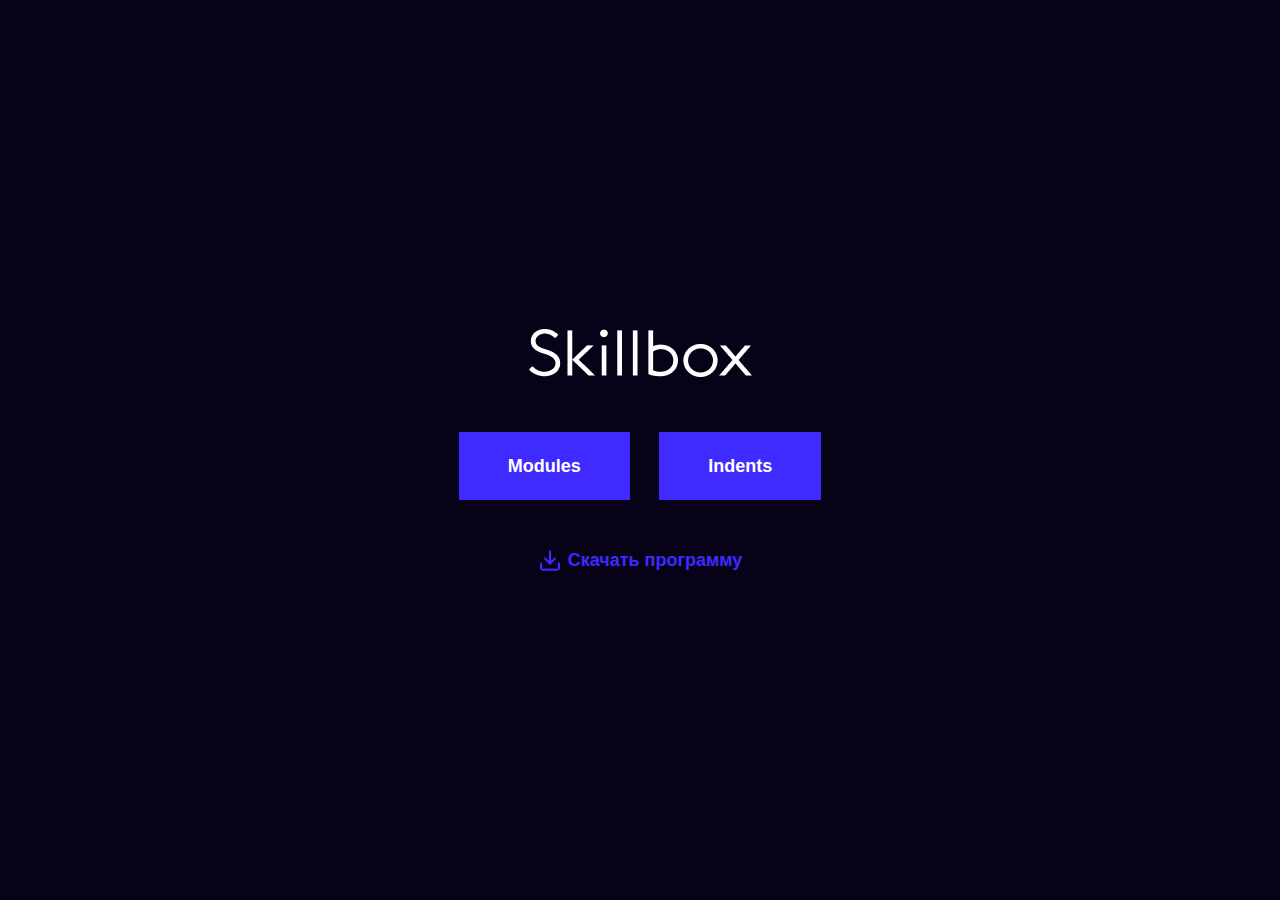
<file: index.html>
<!DOCTYPE html>
<html lang="ru">

<head>
  <meta charset="UTF-8">
  <meta http-equiv="X-UA-Compatible" content="IE=edge">
  <meta name="viewport" content="width=device-width, initial-scale=1.0">

  <link rel="stylesheet" href="css/normalize.css">
  <link rel="stylesheet" href="css/style.css">

  <title>Index</title>
</head>

<body>
  <div class="main-content">

    <a class="logo" href="https://skillbox.ru/" target="_blank">
      <img class="logo-img" src="img/index/logo-light.png" alt="Skillbox Logo">
    </a>

    <div class="navigantion">
      <a class="navigantion-link" href="modules.html">Modules</a>
      <a class="navigantion-link" href="article.html">Indents</a>
    </div>

    <a class="download-link" href="2.15_skillbox.docx" download>Скачать программу</a>

  </div>
</body>

</html>
</file>
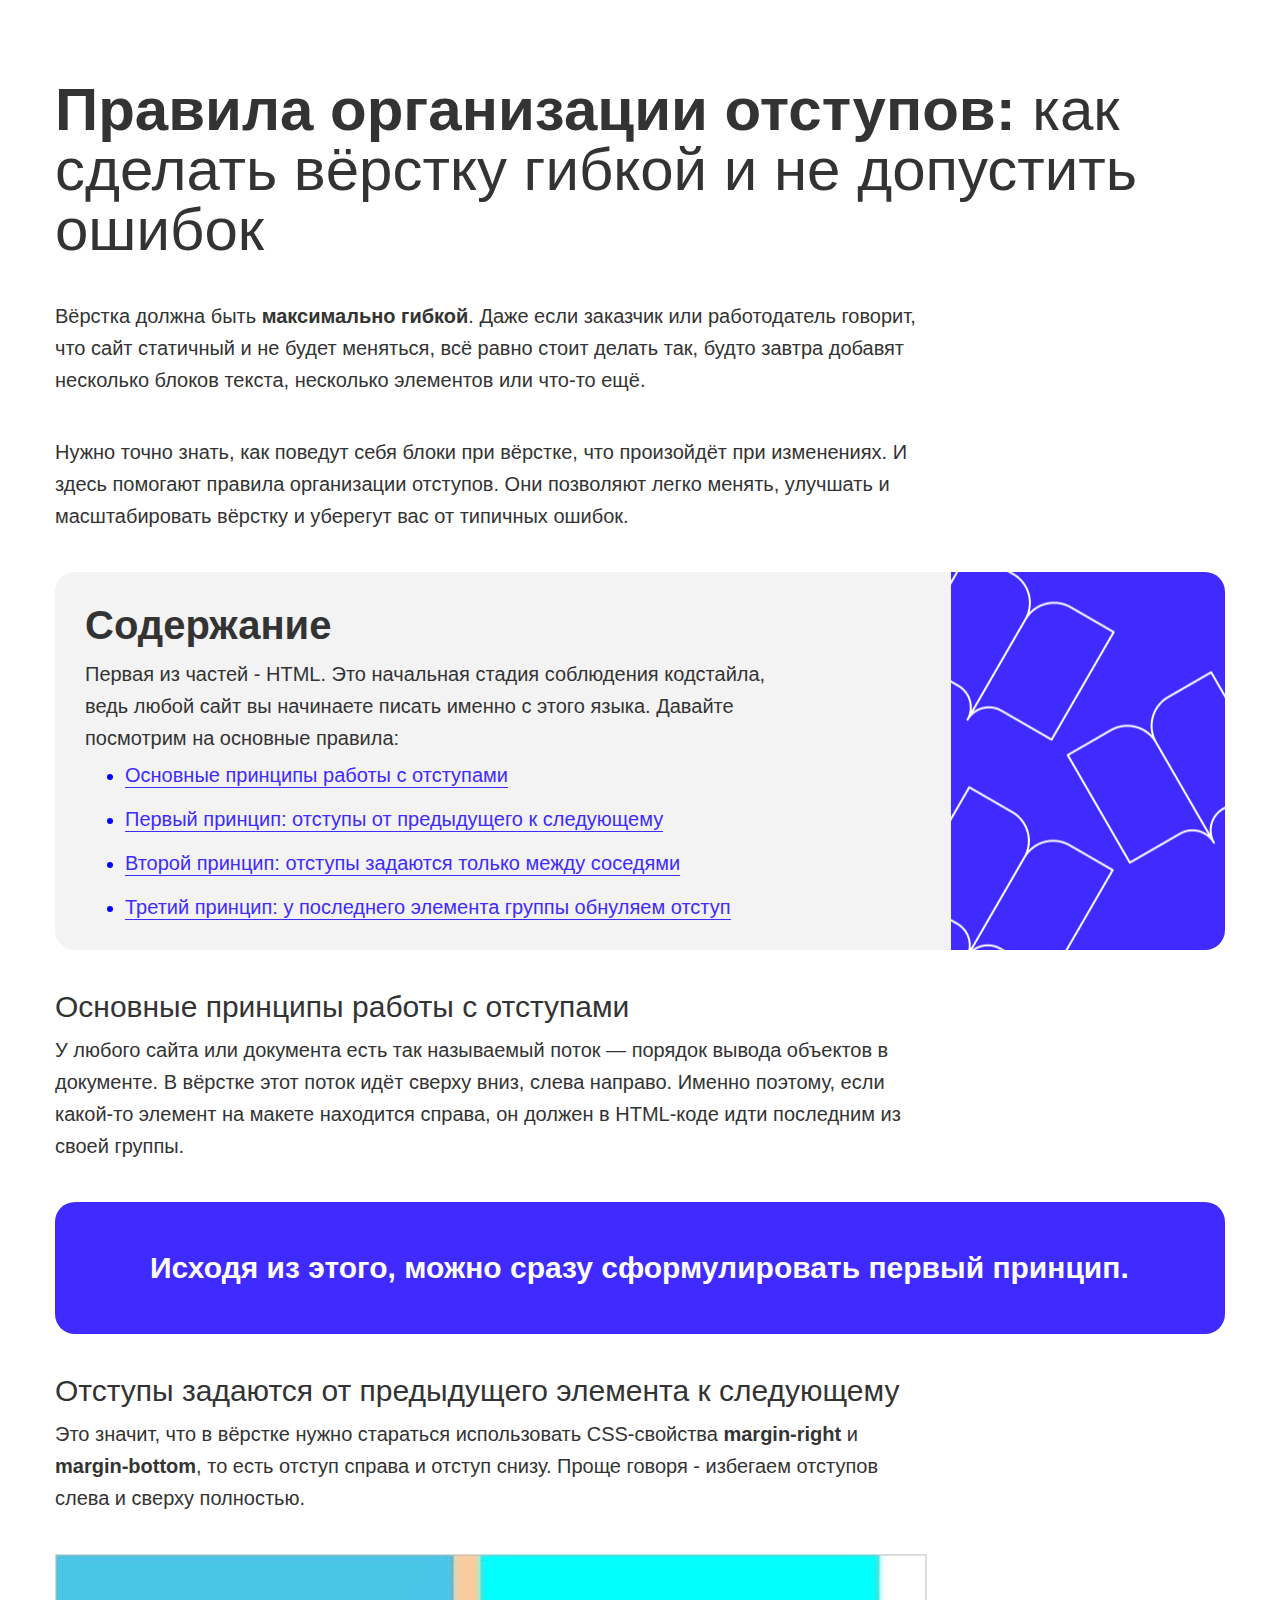
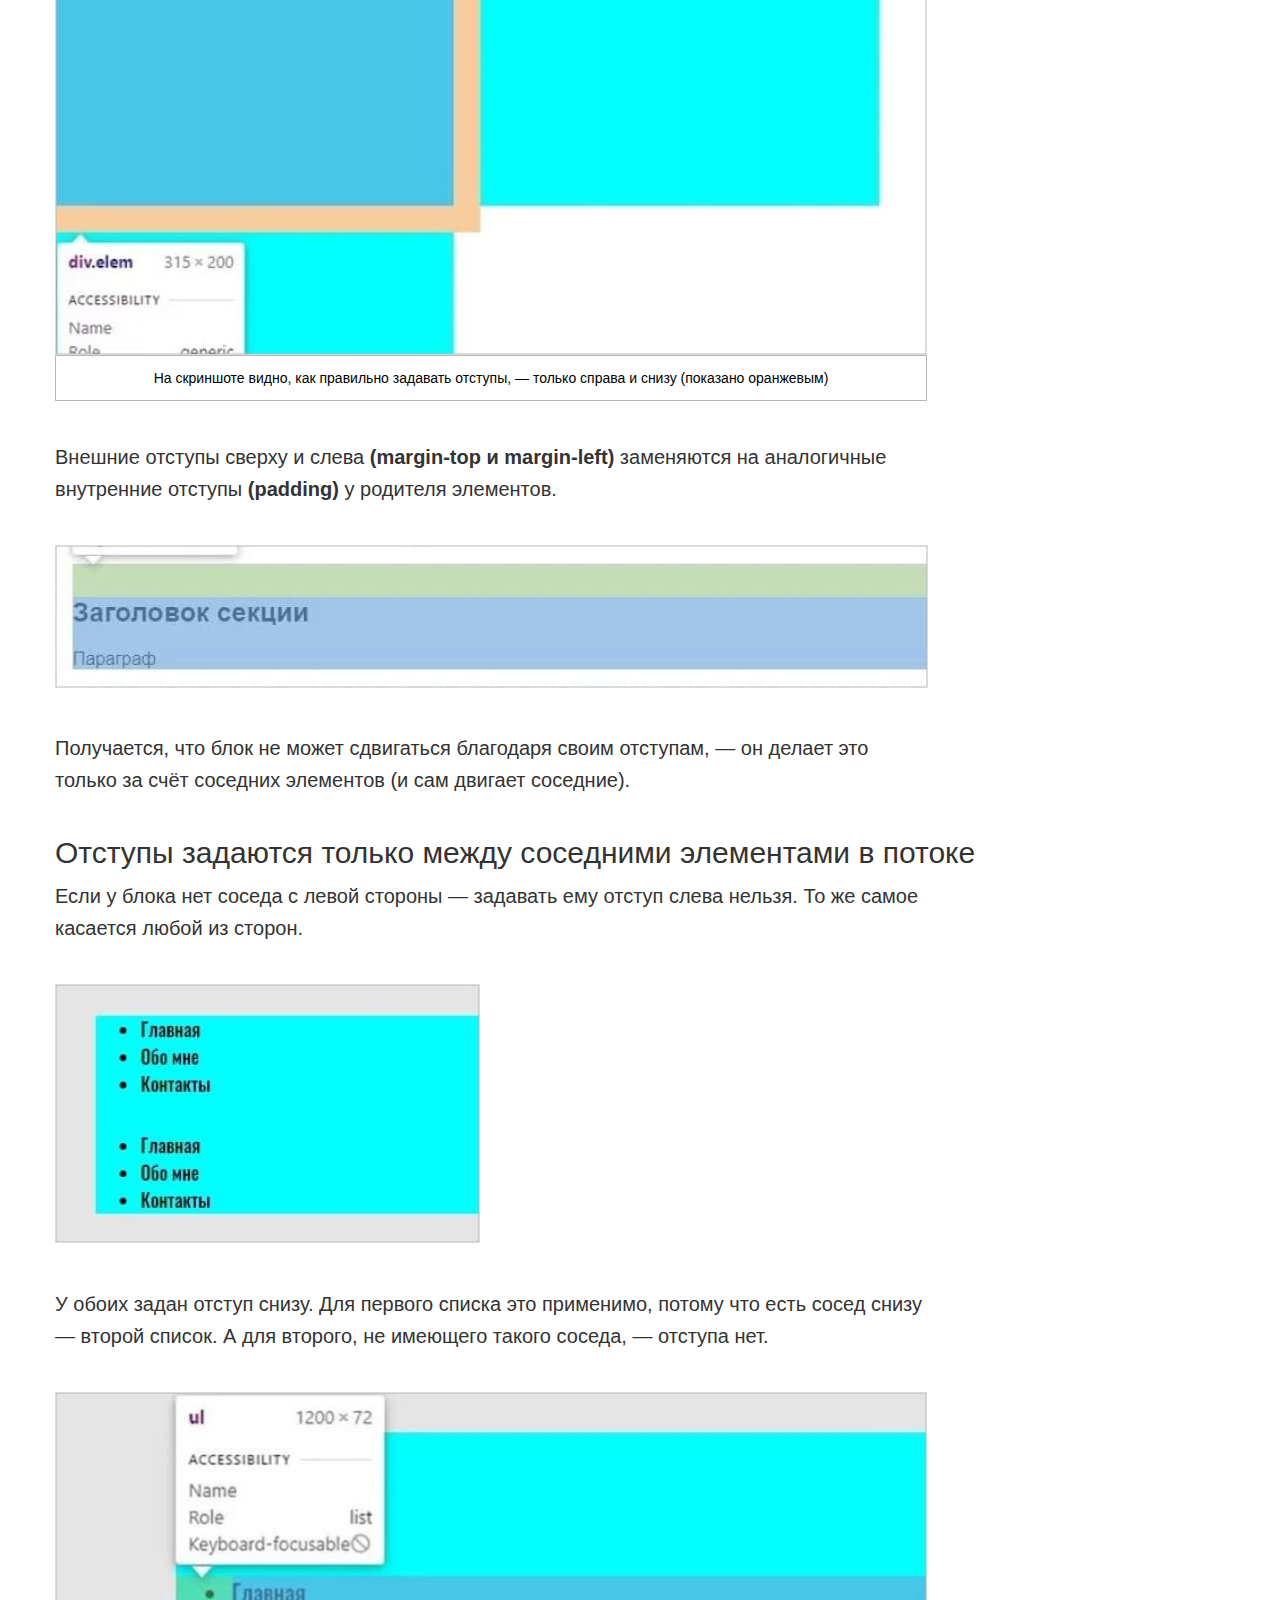
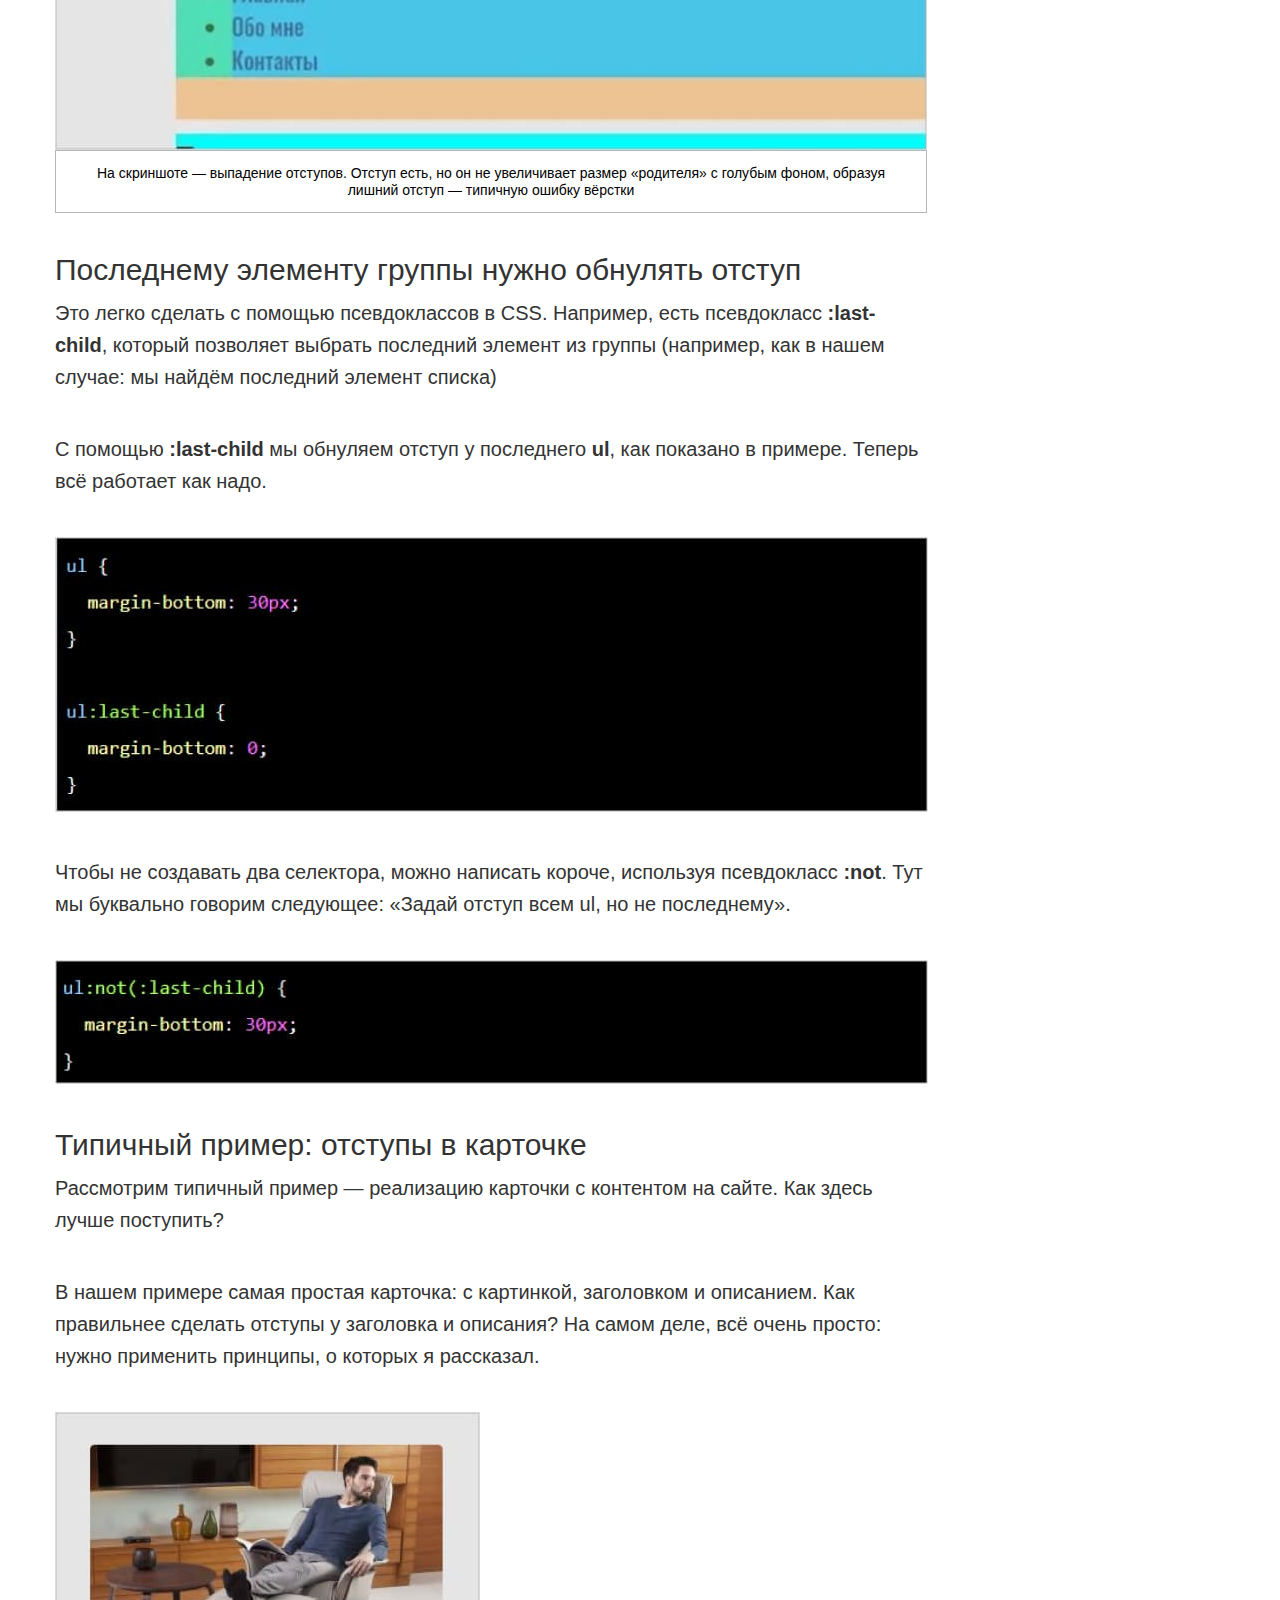
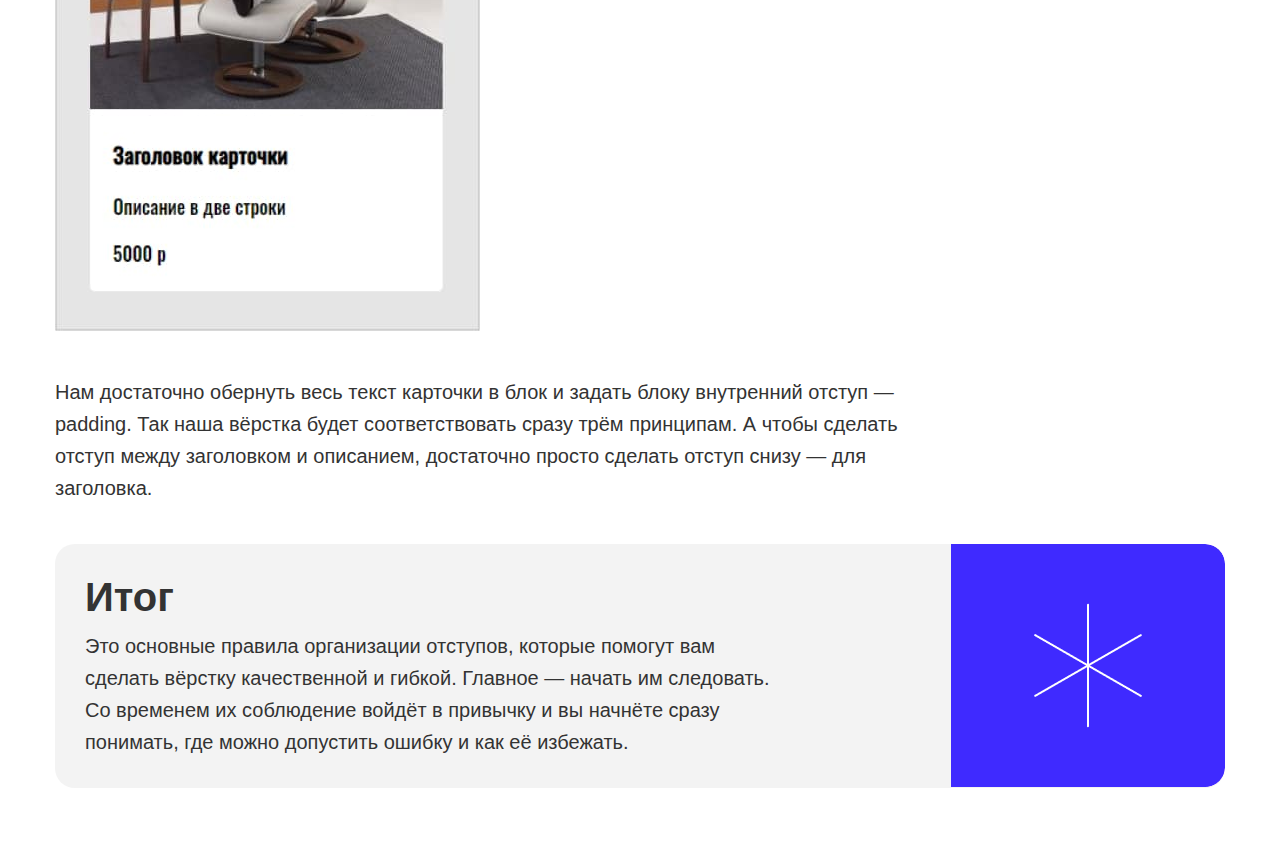
<file: article.html>
<!DOCTYPE html>
<html lang="ru">

<head>
  <meta charset="UTF-8">
  <meta http-equiv="X-UA-Compatible" content="IE=edge">
  <meta name="viewport" content="width=device-width, initial-scale=1.0">

  <link rel="stylesheet" href="css/normalize.css">
  <link rel="stylesheet" href="css/style.css">

  <title>Artice</title>
</head>

<body>
  <div class="container">

    <div class="header">
      <h1 class="header-title">
        <strong>Правила организации отступов:</strong>
        как сделать вёрстку гибкой и не допустить ошибок
      </h1>
      <p class="text">
        Вёрстка должна быть <strong>максимально гибкой</strong>. Даже если заказчик или работодатель говорит,
        что сайт статичный и не будет меняться, всё равно стоит делать так, будто завтра добавят
        несколько блоков текста, несколько элементов или что-то ещё.
      </p>
      <p class="text">
        Нужно точно знать, как поведут себя блоки при вёрстке, что произойдёт при изменениях.
        И здесь помогают правила организации отступов. Они позволяют легко менять, улучшать и
        масштабировать вёрстку и уберегут вас от типичных ошибок.
      </p>
    </div>

    <div class="section-grey section-grey-first">
      <h2 class="section-grey-title">Содержание</h2>
      <p class="text">
        Первая из частей - HTML. Это начальная стадия соблюдения кодстайла, ведь любой сайт вы
        начинаете писать именно с этого языка. Давайте посмотрим на основные правила:
      </p>
      <ul class="navigation-list">
        <li class="navigation-item">
          <a class="item-link" href="#section-1">Основные принципы работы с отступами</a></li>
        <li class="navigation-item">
          <a class="item-link" href="#section-2">Первый принцип: отступы от предыдущего к следующему</a></li>
        <li class="navigation-item">
          <a class="item-link" href="#section-3">Второй принцип: отступы задаются только между соседями</a>
        </li>
        <li class="navigation-item">
          <a class="item-link" href="#section-4">Третий принцип: у последнего элемента группы обнуляем отступ</a>
        </li>
      </ul>
    </div>

    <div class="section" id="section-1">
      <h3 class="section-title">Основные принципы работы с отступами</h3>
      <p class="text">
        У любого сайта или документа есть так называемый поток — порядок вывода объектов в документе.
        В вёрстке этот поток идёт сверху вниз, слева направо. Именно поэтому, если какой-то элемент
        на макете находится справа, он должен в HTML-коде идти последним из своей группы.
      </p>
      <p class="text text-blue">
        Исходя из этого, можно сразу сформулировать первый принцип.
      </p>
    </div>

    <div class="section" id="section-2">
      <h3 class="section-title">Отступы задаются от предыдущего элемента к следующему</h3>
      <p class="text">
        Это значит, что в вёрстке нужно стараться использовать CSS-свойства <b>margin-right</b> и
        <b>margin-bottom</b>, то есть отступ справа и отступ снизу. Проще говоря - избегаем отступов
        слева и сверху полностью.
      </p>
      <figure class="figure">
        <img class="figure-image" src="img/article/1.jpg" alt="Как правильно задавать отступы.">
        <figcaption class="figure-caption">
          На скриншоте видно, как правильно задавать отступы, — только справа и снизу (показано оранжевым)
        </figcaption>
      </figure>
      <p class="text">
        Внешние отступы сверху и слева <b>(margin-top и margin-left)</b> заменяются на аналогичные внутренние
        отступы <b>(padding)</b> у родителя элементов.
      </p>
      <img class="image" src="img/article/2.jpg" alt="Пример отступов">
      <p class="text">
        Получается, что блок не может сдвигаться благодаря своим отступам, — он делает это только
        за счёт соседних элементов (и сам двигает соседние).
      </p>
    </div>

    <div class="section" id="section-3">
      <h3 class="section-title">Отступы задаются только между соседними элементами в потоке</h3>
      <p class="text">
        Если у блока нет соседа с левой стороны — задавать ему отступ слева нельзя.
        То же самое касается любой из сторон.
      </p>
      <img class="image" src="img/article/3.jpg" alt="Пример отступов">
      <p class="text">
        У обоих задан отступ снизу. Для первого списка это применимо, потому что есть сосед снизу — второй список.
        А для второго, не имеющего такого соседа, — отступа нет.
      </p>
      <figure class="figure">
        <img class="figure-image" src="img/article/4.jpg" alt="Пример выпаденания отступов">
        <figcaption class="figure-caption">
          На скриншоте — выпадение отступов. Отступ есть, но он не увеличивает размер «родителя» с голубым фоном,
          образуя лишний отступ — типичную ошибку вёрстки
        </figcaption>
      </figure>
    </div>

    <div class="section" id="section-4">
      <h3 class="section-title">Последнему элементу группы нужно обнулять отступ</h3>
      <p class="text">
        Это легко сделать с помощью псевдоклассов в CSS. Например, есть псевдокласс <b>:last-child</b>,
        который позволяет выбрать последний элемент из группы (например, как в нашем случае:
        мы найдём последний элемент списка)
      </p>
      <p class="text">
        С помощью <b>:last-child</b> мы обнуляем отступ у последнего <b>ul</b>, как показано в примере.
        Теперь всё работает как надо.
      </p>
      <img class="image" src="img/article/5.jpg" alt="Пример псевдокласса :last-child">
      <p class="text">
        Чтобы не создавать два селектора, можно написать короче, используя псевдокласс <b>:not</b>.
        Тут мы буквально говорим следующее: «Задай отступ всем ul, но не последнему».
      </p>
      <img class="image" src="img/article/6.jpg" alt="Пример псевдокласса :not">
    </div>

    <div class="section">
      <h3 class="section-title">Типичный пример: отступы в карточке</h3>
      <p class="text">
        Рассмотрим типичный пример — реализацию карточки с контентом на сайте. Как здесь лучше поступить?
      </p>
      <p class="text">
        В нашем примере самая простая карточка: с картинкой, заголовком и описанием. Как правильнее
        сделать отступы у заголовка и описания? На самом деле, всё очень просто: нужно применить принципы,
        о которых я рассказал.
      </p>
      <img class="image" src="img/article/7.jpg" alt="Пример отступов в карточке">
      <p class="text">
        Нам достаточно обернуть весь текст карточки в блок и задать блоку внутренний отступ — padding.
        Так наша вёрстка будет соответствовать сразу трём принципам. А чтобы сделать отступ между заголовком
        и описанием, достаточно просто сделать отступ снизу — для заголовка.
      </p>
    </div>

    <div class="section-grey section-grey-last">
      <h2 class="section-grey-title">Итог</h2>
      <p class="text">
        Это основные правила организации отступов, которые помогут вам сделать вёрстку качественной и гибкой.
        Главное — начать им следовать. Со временем их соблюдение войдёт в привычку и вы начнёте сразу понимать,
        где можно допустить ошибку и как её избежать.
      </p>
    </div>

  </div>
</body>

</html>
</file>
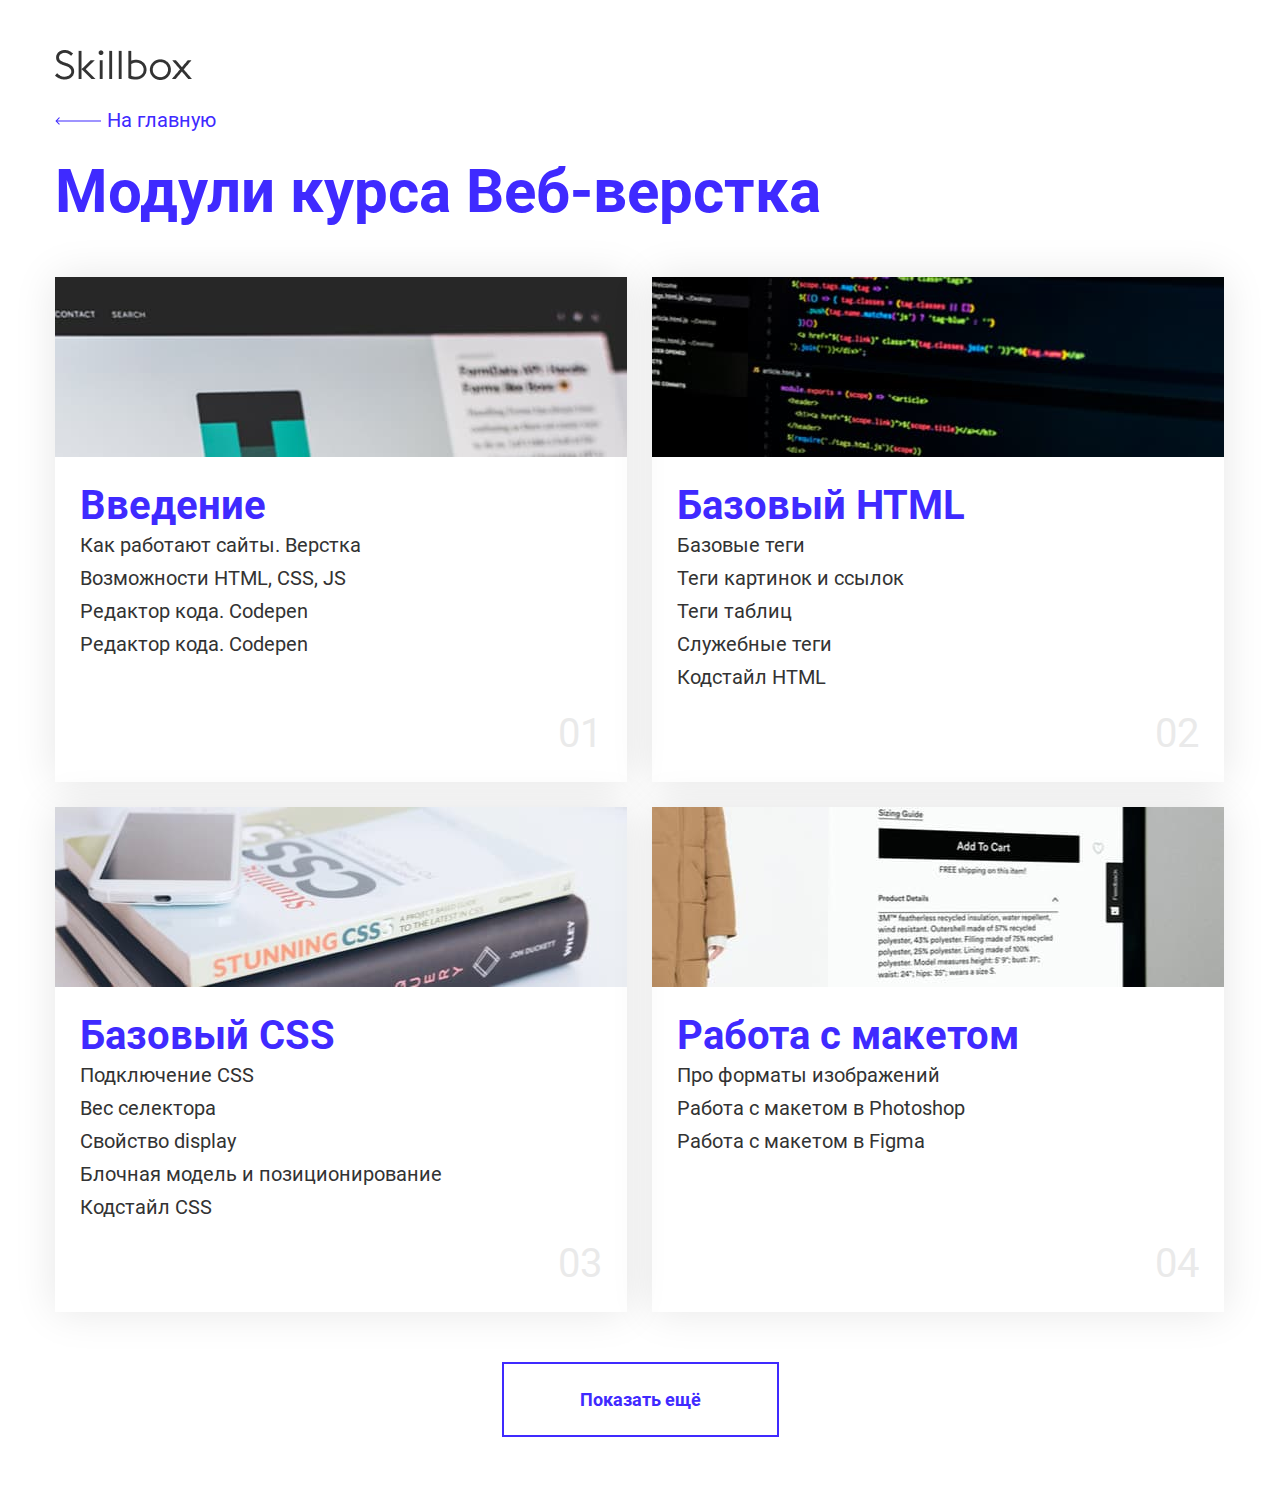
<file: modules.html>
<!DOCTYPE html>
<html lang="ru">

<head>
  <meta charset="UTF-8">
  <meta http-equiv="X-UA-Compatible" content="IE=edge">
  <meta name="viewport" content="width=device-width, initial-scale=1.0">

  <link rel="stylesheet" href="css/normalize.css">
  <link rel="stylesheet" href="css/style.css">

  <title>Modules</title>
</head>

<body>
  <div class="modules-container">
    <a href="https://www.skillbox.ru" class="link-skillbox" target="_blank">
      <img src="img/modules/skillbox-logo.png" alt="logo-skillbox" class="modules-logo">
    </a>
    <a href="index.html" class="link-homepage">На главную</a>
    <h1 class="modules-title">Модули курса Веб-верстка</h1>
    <ul class="card-list modules-list">
      <li class="card-item card-item-1">
          <h2 class="card-title">Введение</h2>
          <ul class="lesson-list modules-list">
            <li class="lesson-item">Как работают сайты. Верстка</li>
            <li class="lesson-item">Возможности HTML, CSS, JS</li>
            <li class="lesson-item">Редактор кода. Codepen</li>
            <li class="lesson-item">Редактор кода. Codepen</li>
          </ul>
          <span class="card-number">01</span>
      </li>
      <li class="card-item card-item-2">
          <h2 class="card-title">Базовый HTML</h2>
          <ul class="lesson-list modules-list">
            <li class="lesson-item">Базовые теги</li>
            <li class="lesson-item">Теги картинок и ссылок</li>
            <li class="lesson-item">Теги таблиц</li>
            <li class="lesson-item">Служебные теги</li>
            <li class="lesson-item">Кодстайл HTML</li>
          </ul>
          <span class="card-number">02</span>
      </li>
      <li class="card-item card-item-3">
          <h2 class="card-title">Базовый CSS</h2>
          <ul class="lesson-list modules-list">
            <li class="lesson-item">Подключение CSS</li>
            <li class="lesson-item">Вес селектора</li>
            <li class="lesson-item">Свойство display</li>
            <li class="lesson-item">Блочная модель и позиционирование</li>
            <li class="lesson-item">Кодстайл CSS</li>
          </ul>
          <span class="card-number">03</span>
      </li>
      <li class="card-item card-item-4">
          <h2 class="card-title">Работа с макетом</h2>
          <ul class="lesson-list modules-list">
            <li class="lesson-item">Про форматы изображений</li>
            <li class="lesson-item">Работа с макетом в Photoshop</li>
            <li class="lesson-item">Работа с макетом в Figma</li>
          </ul>
          <span class="card-number">04</span>
      </li>
    </ul>
    <div class="footer">
      <button class="button">Показать ещё</button>
    </div>
  </div>
</body>

</html>
</file>
<file: css/style.css>
@font-face {
  font-family: "Roboto";
  src: local("Roboto-Bold"), local("RobotoBold"),
    url("../fonts/Roboto-Bold.woff2") format("woff2"),
    url("../fonts/Roboto-Bold.woff") format("woff");
  font-weight: 700;
  font-style: normal;
  font-display: swap;
}

@font-face {
  font-family: "Roboto";
  src: local("Roboto-Regular"), local("RobotoRegular"),
    url("../fonts/Roboto-Regular.woff2") format("woff2"),
    url("../fonts/Roboto-Regular.woff") format("woff");
  font-weight: 400;
  font-style: normal;
  font-display: swap;
}

html {
  box-sizing: border-box;
}

*,
*::before,
*::after {
  box-sizing: inherit;
}

a {
  color: inherit;
  text-decoration: none;
}

img {
  max-width: 100%;
}

body {
  font-family: Arial, Verdana, sans-serif;
}

/* index */

.main-content {
  display: flex;
  flex-direction: column;
  align-items: center;
  justify-content: center;
  min-height: 100vh;

  background-color: #070217;
  color: #fff;
}

.logo,
.navigantion {
  margin-bottom: 50px;
}

.navigantion-link {
  display: inline-block;
  padding: 24px 49px;

  background-color: #3f2aff;

  font-weight: 700;
  font-size: 18px;
}

.navigantion-link:not(:last-child) {
  margin-right: 25px;
}

.download-link {
  padding-left: 30px;

  background: transparent url("../img/index/download.png") no-repeat left center;

  font-weight: 700;
  font-size: 18px;

  color: #3f2aff;
}

/* article */

.container {
  margin: 0 auto;
  padding: 80px 0;
  width: 1170px;
}

.header-title {
  margin: 0;
  margin-bottom: 40px;

  font-weight: 400;
  font-size: 60px;
  line-height: 60px;

  color: #333;
}

.text {
  margin: 0;
  margin-bottom: 40px;
  width: 872px;

  font-weight: 400;
  font-size: 20px;
  line-height: 32px;

  color: #333;
}

.text-blue {
  padding: 50px 95px;
  width: 100%;
  border-radius: 20px;

  background-color: #3f2aff;

  font-weight: 700;
  font-size: 30px;

  color: white;
}

.section-grey-title {
  margin: 0;
  margin-bottom: 10px;

  font-size: 40px;
  line-height: 46px;

  color: #333;
}

.section-title {
  margin: 0;
  margin-bottom: 10px;

  font-weight: 400;
  font-size: 30px;
  line-height: 34px;

  color: #333;
}

.section-grey {
  padding: 30px;
  border-radius: 20px;

  background-color: #f3f3f3;
  background-position: right;
  background-repeat: no-repeat;
}

.section-grey-first {
  background-image: url("../img/article/decorate-1.png");
}

.section-grey-last {
  background-image: url("../img/article/decorate-2.png");
}

.section-grey:not(:last-child) {
  margin-bottom: 40px;
}

.section-grey .text {
  margin-bottom: 10px;
  width: 692px;
}

.section-grey .text:last-child {
  margin-bottom: 0;
}

.navigation-list {
  margin: 0;
  padding-left: 40px;
}

.navigation-item::marker {
  font-size: 1.2em;
  color: blue;
}

.navigation-item:not(:last-child) {
  margin-bottom: 20px;
}

.item-link {
  display: inline-block;
  border-bottom: 1px solid #3f2aff;

  font-size: 20px;

  color: #3f2aff;
}

.figure {
  display: inline-block;
  margin: 0;
  margin-bottom: 40px;
  width: 872px;

  font-size: 0;
}

.figure-caption {
  padding: 14px;
  border: 1px solid #b6b6b6;

  text-align: center;
  font-weight: 400;
  font-size: 14px;
}

.image {
  margin-bottom: 40px;
}

/* Modules */

.modules-container {
  margin: 0 auto;
  padding: 50px 0;
  width: 1170px;
  max-width: 100%;

  font-family: "Roboto", "Arial", sans-serif;
}

.link-skillbox {
  display: block;
  margin-bottom: 25px;
}

.link-homepage {
  display: block;
  color: #3f2aff;
  padding-left: 52px;
  margin-bottom: 25px;

  background-image: url("../img/modules/arrow.svg");
  background-repeat: no-repeat;
  background-position: left center;

  font-weight: 400;
  font-size: 20px;
  line-height: 23px;
}

.modules-title {
  margin: 0;
  margin-bottom: 50px;

  font-weight: 700;
  font-size: 60px;
  line-height: 70px;

  color: #3f2aff;
}

.modules-list {
  margin: 0;
  padding: 0;

  list-style-type: none;
  font-size: 0;
}

.card-list {
  margin-bottom: 25px;
}

.card-item {
  display: inline-block;
  position: relative;
  margin-bottom: 25px;
  padding: 205px 25px 25px;

  background-repeat: no-repeat;
  background-position: center top;

  width: 572px;
  height: 505px;
  vertical-align: top;

  box-shadow: 0px 0px 40px rgba(0, 0, 0, 0.1);
}

.card-item:not(:nth-child(2n)) {
  margin-right: 25px;
}

.card-item-1 {
  background-image: url("../img/modules/photo-card-1.jpg");
}

.card-item-2 {
  background-image: url("../img/modules/photo-card-2.jpg");
}

.card-item-3 {
  background-image: url("../img/modules/photo-card-3.jpg");
}

.card-item-4 {
  background-image: url("../img/modules/photo-card-4.jpg");
}

.card-title {
  margin: 0;

  font-weight: 700;
  font-size: 40px;
  line-height: 47px;

  color: #3f2aff;
}

.lesson-item {
  font-weight: 400;
  font-size: 20px;
  line-height: 165%;

  color: #333;
}

.card-number {
  position: absolute;
  margin: 0;
  right: 25px;
  bottom: 25px;

  font-weight: 400;
  font-size: 40px;
  line-height: 47px;

  color: #eaeaea;
}

.footer {
  text-align: center;
}

.button {
  padding: 25px 76px;
  border: 2px solid #3F2aff;

  font-weight: 700;
  font-size: 18px;
  line-height: 21px;
  text-align: center;
  white-space: nowrap;

  color: #3F2aff;
  background-color: transparent;
}
</file>
